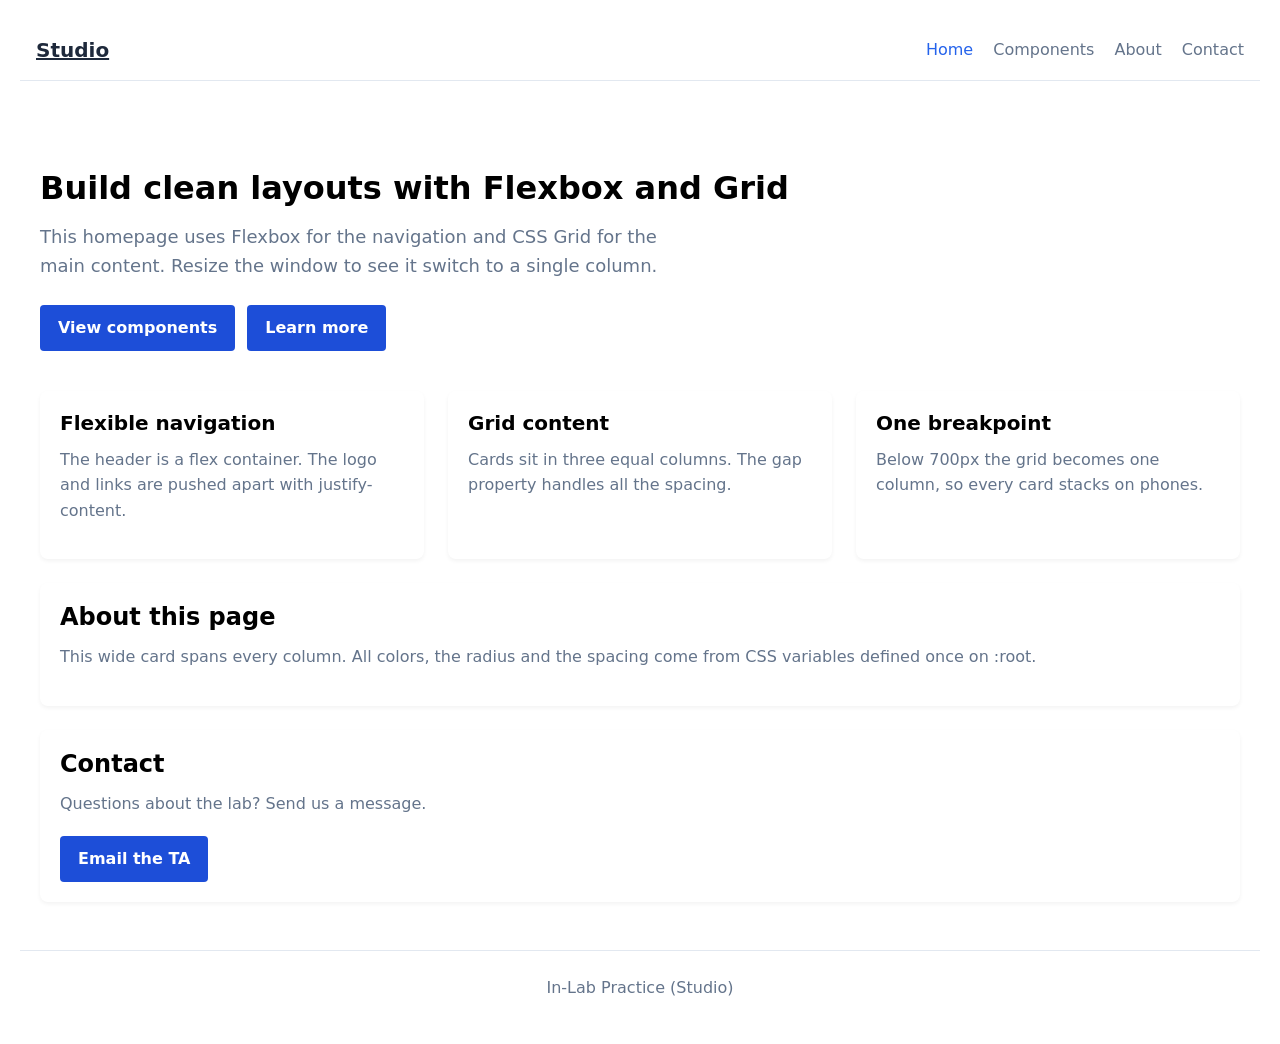
<file: index.html>
<!DOCTYPE html>
<html lang="en">
<head>
<meta charset="UTF-8">
<meta name="viewport" content="width=device-width, initial-scale=1">
<title>Studio - Home</title>
<link rel="stylesheet" href="style.css">
</head>
<body>
<header class="site-header">
<a class="logo" href="index.html">Studio</a>
<nav>
<ul>
<li><a class="active" href="index.html">Home</a></li>
<li><a href="components.html">Components</a></li>
<li><a href="#about">About</a></li>
<li><a href="#contact">Contact</a></li>
</ul>
</nav>
</header>
<div class="container">
<section class="hero">
<h1>Build clean layouts with Flexbox and Grid</h1>
<p>This homepage uses Flexbox for the navigation and CSS Grid for the
main content. Resize the window to see it switch to a single column.</p>
<div class="actions">
<a class="btn" href="components.html">View components</a>
<a class="btn btn-outline" href="#about">Learn more</a>
</div>
</section>
<main class="grid">
<article class="card">
<h3>Flexible navigation</h3>
<p>The header is a flex container. The logo and links are pushed apart
with justify-content.</p>
</article>
<article class="card">
<h3>Grid content</h3>
<p>Cards sit in three equal columns. The gap property handles all the
spacing.</p>
</article>
<article class="card">
<h3>One breakpoint</h3>
<p>Below 700px the grid becomes one column, so every card stacks on
phones.</p>
</article>
<section class="card wide" id="about">
<h2>About this page</h2>
<p>This wide card spans every column. All colors, the radius and the spacing come from CSS variables defined once on :root.</p>
</section>
<section class="card wide" id="contact">
<h2>Contact</h2>
<p>Questions about the lab? Send us a message.</p>
<a class="btn" href="mailto:ta@example.com">Email the TA</a>
</section>
</main>
</div>
<footer class="site-footer">
<div class="container">In-Lab Practice (Studio)</div>
</footer>
</body>
</html>
</file>
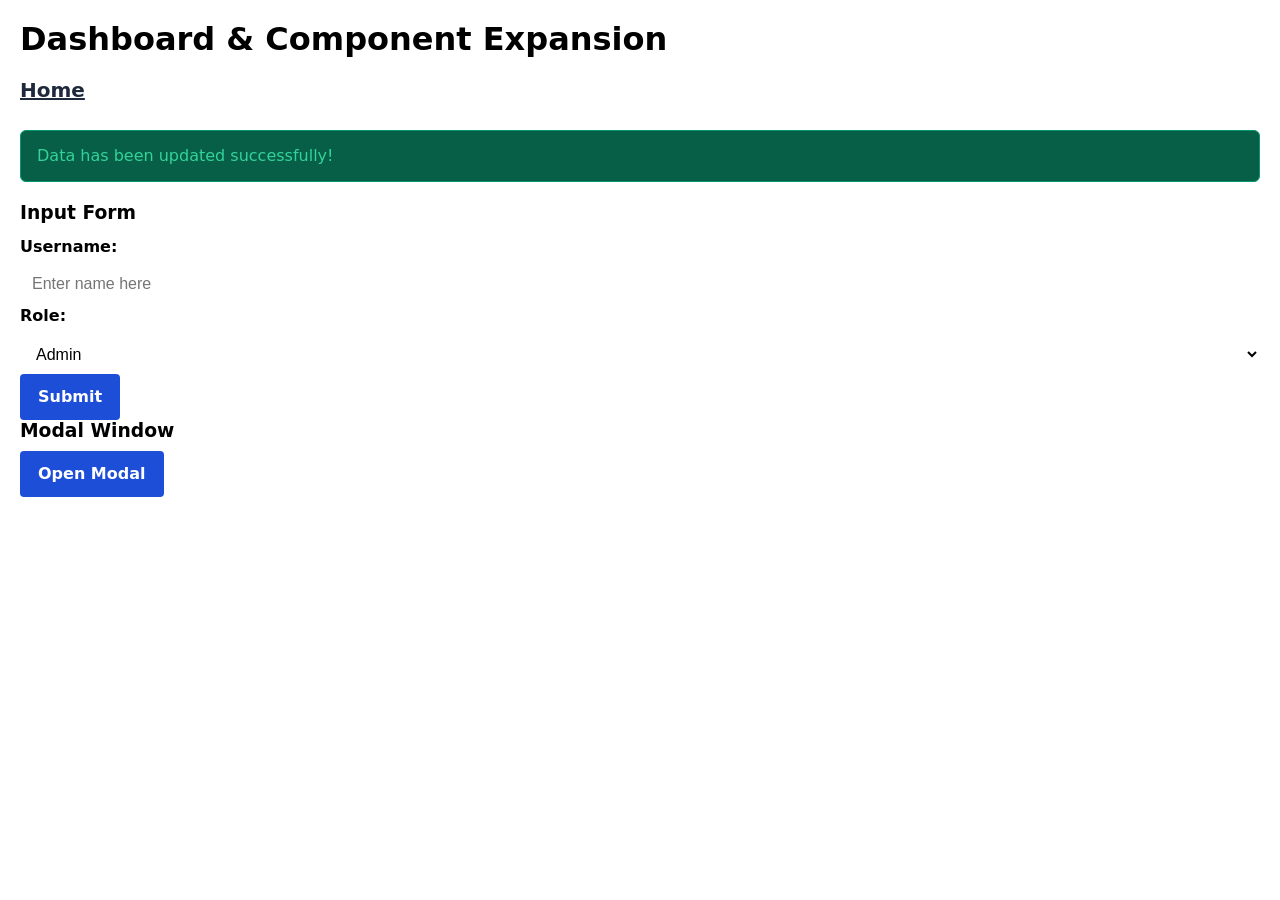
<file: components.html>
<!DOCTYPE html>
<html lang="en">

<head>
    <meta charset="UTF-8">
    <meta name="viewport" content="width=device-width, initial-scale=1.0">
    <title>UI Expansion Project</title>
    <link rel="stylesheet" href="style.css">
</head>

<body>
    <div id="container">
        <header>
            <h1>Dashboard & Component Expansion</h1>
            <a class="logo" href="index.html">Home</a>

        </header>
    </div>
    <div class="alert alert-success" role="alert">
        Data has been updated successfully!
    </div>
    <div id="columns">
        <div id="card">
            <h3>Input Form</h3>
            <form>
                <div id="form-group">
                    <label for="username">Username:</label>
                    <input type="text" id="username" placeholder="Enter name here">
                </div>

                <div id="form-group">
                    <label for="role">Role:</label>
                    <select id="role">
                        <option value="admin">Admin</option>
                        <option value="user">User</option>
                    </select>
                </div>
                <button type="submit" class="btn">Submit</button>
            </form>
        </div>
        <div id="card">
            <h3>Modal Window</h3>
            <a href="#open-modal" class="btn">Open Modal</a>
            <div id="open-modal" class="modal-window">
                <div>
                    <a href="#" title="Close" class="modal-close"></a>
                    <h2>Hello!</h2>
                    <p>This modal window is built and styled using **CSS only** without any JavaScript.</p>
                </div>
                <div class="card">
                    <h3>General Info</h3>
                    <p>This column is designed to hold extra content, ensuring a clean 3-column layout on desktop
                        screens.</p>
                </div>
            </div>
        </div>
</body>


</html>
</file>
<file: style.css>
:root {
--primary: #2563eb;
--bg: #f8fafc;
--text: #1e293b;
--radius: 8px;
/* extra variables we will also use */
--primary-dark: #1d4ed8;
--surface: #ffffff;
--border: #e2e8f0;
--muted: #64748b;
--space: 16px;
}
* { box-sizing: border-box; }
body {
margin: 0;
font-family: system-ui, -apple-system, "Segoe UI", sans-serif;
background: var(--bg);
color: var(--text);
line-height: 1.6;
}
h1, h2, h3 { line-height: 1.2; margin: 0 0 .5em; }
p { margin: 0 0 1em; }
a { color: var(--primary); }
container { max-width: 1100px; margin: 0 auto; padding: 0 var(--space);}
.site-header {
display: flex;
justify-content: space-between; /* logo left, links right */
align-items: center; /* vertically centered */
flex-wrap: wrap; /* wrap if the screen is too narrow */
gap: var(--space);
padding: 14px var(--space);
background: var(--surface);
border-bottom: 1px solid var(--border);
}
.logo { font-weight: 700; font-size: 1.25rem; color: var(--text); textdecoration: none; }
.site-header ul { display: flex; gap: 20px; list-style: none; margin: 0;
padding: 0; }
.site-header a:not(.logo) { text-decoration: none; color: var(--muted);
padding: 4px 0; }
.site-header a:not(.logo):hover,
.site-header a.active { color: var(--primary); border-bottom: 2px solid var(-
-primary); }
.hero { padding: 64px 0 40px; }
.hero p { max-width: 55ch; color: var(--muted); font-size: 1.125rem; }
.hero .actions { display: flex; gap: 12px; flex-wrap: wrap; margin-top: 24px;
}
/* ---------- Buttons ---------- */
.btn {
display: inline-block;
padding: 10px 20px;
font: inherit;
font-weight: 600;
color: #fff;
background: var(--primary);
border: 2px solid var(--primary);
border-radius: var(--radius);
text-decoration: none;
cursor: pointer;
transition: background .15s, border-color .15s;
}
/* hover state (.is-hover lets us show the hover look without a mouse) */
.btn:hover:not(:disabled),
.btn.is-hover {
background: var(--primary-dark);
border-color: var(--primary-dark);
}
.btn:focus-visible { outline: 3px solid #93b4f8; outline-offset: 2px; }
/* disabled state */
.btn:disabled {
background: #cbd5e1;
border-color: #cbd5e1;
color: #64748b;
cursor: not-allowed;
}
.btn-outline { background: transparent; color: var(--primary); }
.btn-outline:hover:not(:disabled) { background: var(--primary); color: #fff;
}
.card {
background: var(--surface);
border: 1px solid var(--border);
border-radius: var(--radius);
padding: 24px;
box-shadow: 0 1px 3px rgba(15, 23, 42, .08);
}
.card h3 { font-size: 1.25rem; }
.card p { color: var(--muted); }
.card .btn { margin-top: 4px; }
/* ---------- Main content = GRID ---------- */
.grid {
display: grid;
grid-template-columns: repeat(3, 1fr); /* 3 equal columns */
gap: 24px;
padding-bottom: 48px;
}
.grid .wide { grid-column: 1 / -1; } /* from the first line to the last
= full width */
/* ---------- Footer ---------- */
.site-footer {
border-top: 1px solid var(--border);
padding: 24px 0;
color: var(--muted);
text-align: center;
}
/* ---------- ONE breakpoint: mobile = single column ---------- */
@media (max-width: 700px) {
.grid { grid-template-columns: 1fr; }
}
.table-wrap {
overflow-x: auto; /* scrolls sideways on small screens */
border: 1px solid var(--border);
border-radius: var(--radius);
background: var(--surface);
}
table { width: 100%; min-width: 520px; border-collapse: collapse; }
th, td { padding: 12px 16px; text-align: left; }
th { background: var(--primary); color: #fff; white-space: nowrap; }
tbody tr:nth-child(even) { background: var(--bg); } /* zebra rows */
tbody tr:hover { background: #e0e9fd; }
.badge { padding: 2px 10px; border-radius: 999px; font-size: .85rem;  background: #dcfce7; color: #166534; }
.badge.off { background: #fee2e2; color: #991b1b; }
/* ---------- Components page helpers ---------- */
.section { padding: 32px 0 8px; }
.section > h2 { margin-bottom: 16px; }
.row { display: flex; flex-wrap: wrap; gap: 16px; align-items: center; }
.label { color: var(--muted); font-size: .9rem; }
.swatches { display: grid; grid-template-columns: repeat(auto-fit,
minmax(140px, 1fr)); gap: 16px; }
.swatch { border: 1px solid var(--border); border-radius: var(--radius);
overflow: hidden; background: var(--surface); }
.swatch i { display: block; height: 56px; }
.swatch code { display: block; padding: 8px 12px; font-size: .85rem; }

root {
    --bg-color: #f8f9fa;
    --text-color: #212529;
    --card-bg: #ffffff;
    --border-color: #dee2e6;
    --primary-color: #0d6efd;
    --primary-hover: #0b5ed7;
    --focus-ring: #0b5ed7;
    --alert-bg: #d1e7dd;
    --alert-text: #0f5132;
    --alert-border: #badbcc;
    --modal-overlay: rgba(0, 0, 0, 0.6);
}

* {
    box-sizing: border-box;
    margin: 0;
    padding: 0;
}

body {
    font-family: system-ui, -apple-system, "Segoe UI", Roboto, sans-serif;
    background-color: var(--bg-color);
    color: var(--text-color);
    line-height: 1.6;
    padding: 20px;
    transition: background-color 0.3s ease, color 0.3s ease;
}

.container {
    max-width: 1200px;
    margin: 0 auto;
}

header {
    margin-bottom: 24px;
}

h1 {
    font-size: 2rem;
}


a:focus-visible,
button:focus-visible,
input:focus-visible,
select:focus-visible {
    outline: 3px solid var(--focus-ring);
    outline-offset: 2px;
}




.alert {
    padding: 16px;
    margin-bottom: 24px;
    border-radius: 6px;
    border: 1px solid var(--alert-border);
    background-color: var(--bg-color);
    color: var(--text-color);
}

.alert.success {
    background-color: var(--alert-bg);
    color: var(--alert-text);
}


.card {
    background-color: var(--card-bg);
    border: 1px solid var(--border-color);
    border-radius: 8px;
    padding: 20px;
    box-shadow: 0 2px 4px rgba(0, 0, 0, 0.05);
}

.card h3 {
    margin-bottom: 12px;
}

.form-group {
    margin-bottom: 16px;
}

label {
    display: block;
    margin-bottom: 6px;
    font-weight: 600;
}

input[type="text"],
select {
    width: 100%;
    padding: 10px 12px;
    border: 1px solid var(--border-color);
    border-radius: 4px;
    background-color: var(--card-bg);
    color: var(--text-color);
    font-size: 1rem;
}

.btn {
    display: inline-block;
    padding: 10px 18px;
    background-color: #1d4ed8;
    color: #ffffff;
    border: none;
    border-radius: 4px;
    text-decoration: none;
    font-size: 1rem;
    font-weight: 600;
    cursor: pointer;
    text-align: center;
}

.btn:hover {
    background-color: var(--primary-hover);
}

.modal-window {
    position: fixed;
    top: 0;
    right: 0;
    bottom: 0;
    left: 0;
    background-color: var(--modal-overlay);
    visibility: hidden;
    opacity: 0;
    pointer-events: none;
    transition: all 0.3s ease;
    display: flex;
    align-items: center;
    justify-content: center;
    z-index: 1000;
}

.modal-window:target {
    visibility: visible;
    opacity: 1;
    pointer-events: auto;
}

.modal-window>div {
    width: 90%;
    max-width: 500px;
    background-color: var(--card-bg);
    padding: 30px;
    border-radius: 8px;
    position: relative;
    box-shadow: 0 4px 20px rgba(0, 0, 0, 0.2);
}

.modal-close {
    position: absolute;
    top: 10px;
    right: 15px;
    color: var(--text-color);
    text-decoration: none;
    font-size: 24px;
    font-weight: bold;
}


.columns {
    display: grid;
    grid-template-columns: 1fr;
    gap: 20px;
}

@media (min-width: 600px) and (max-width: 1023px) {
    .columns {
        grid-template-columns: repeat(2, 1fr);
    }
}

@media (min-width: 1024px) {
    .columns {
        grid-template-columns: repeat(3, 1fr);
    }
}


@media (prefers-color-scheme: dark) {
    :root {
        --bg-color: #121212;
        --text-color: #f1f1f1;
        --card-bg: #1e1e1e;
        --border-color: #333333;
        --primary-color: #3d8bfd;
        --primary-hover: #0d6efd;
        --focus-ring: #6ea8fe;
        --alert-bg: #03281e;
        --alert-text: #75b798;
        --alert-border: #0f5132;
        --modal-overlay: rgba(0, 0, 0, 0.8);
    }
}

.alert {
    padding: 12px 16px;
    border-radius: 6px;
    margin-bottom: 20px;
    font-weight: 500;
}

.alert-success {
    background-color: #065f46;
    /* خلفية خضراء داكنة تتناسب مع الوضع المظلم */
    color: #34d399;
    /* نص أخضر فاتح بتباين ممتاز */
    border: 1px solid #059669;
}
</file>
